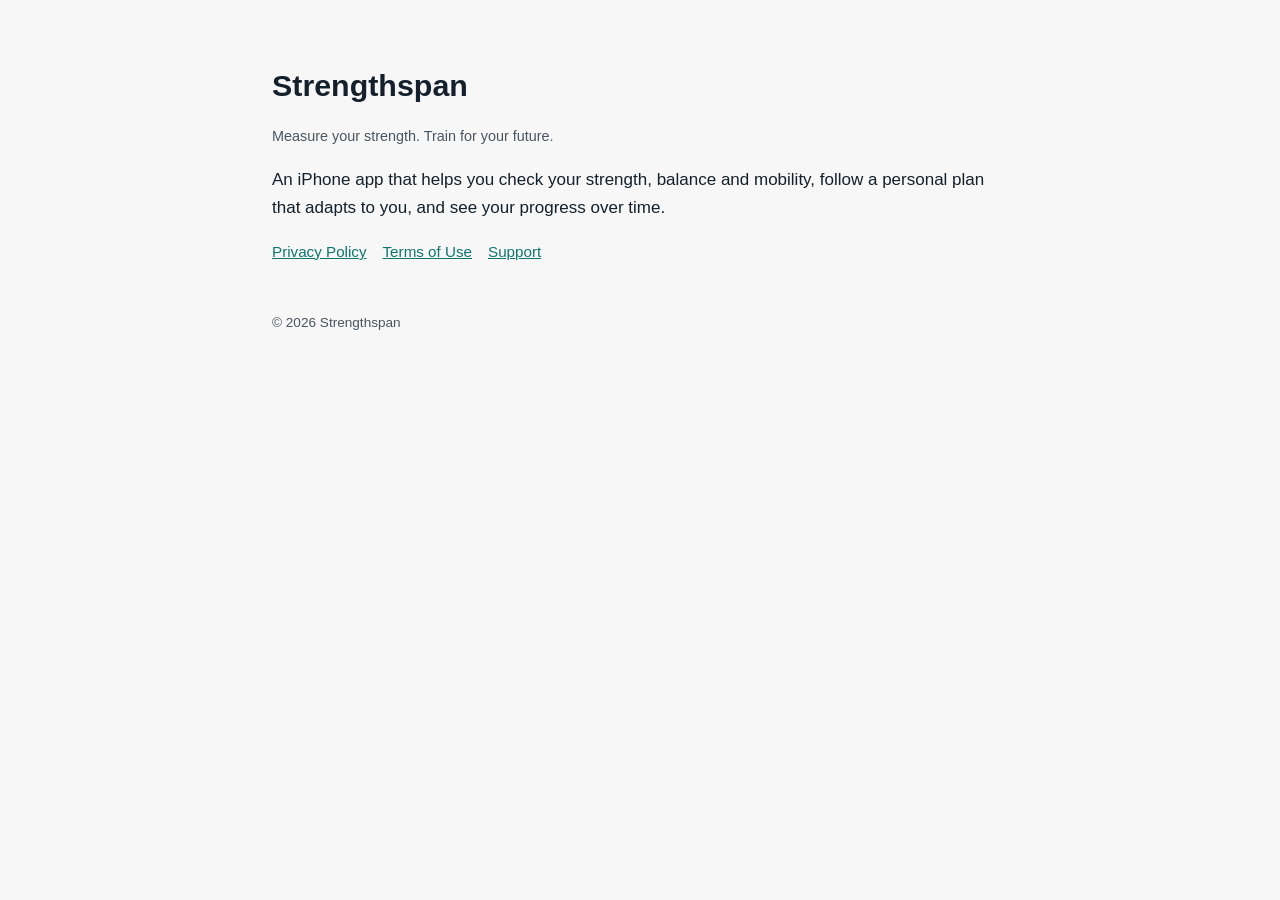
<file: docs/index.html>
<!doctype html>
<html lang="en">
<head>
<meta charset="utf-8">
<meta name="viewport" content="width=device-width, initial-scale=1">
<title>Strengthspan</title>
<link rel="stylesheet" href="legal.css">
</head>
<body>
<h1>Strengthspan</h1>
<p class="meta">Measure your strength. Train for your future.</p>
<p>An iPhone app that helps you check your strength, balance and mobility, follow a personal plan that adapts to you, and see your progress over time.</p>
<nav><a href="privacy.html">Privacy Policy</a><a href="terms.html">Terms of Use</a><a href="support.html">Support</a></nav>
<footer>© 2026 Strengthspan</footer>
</body>
</html>
</file>
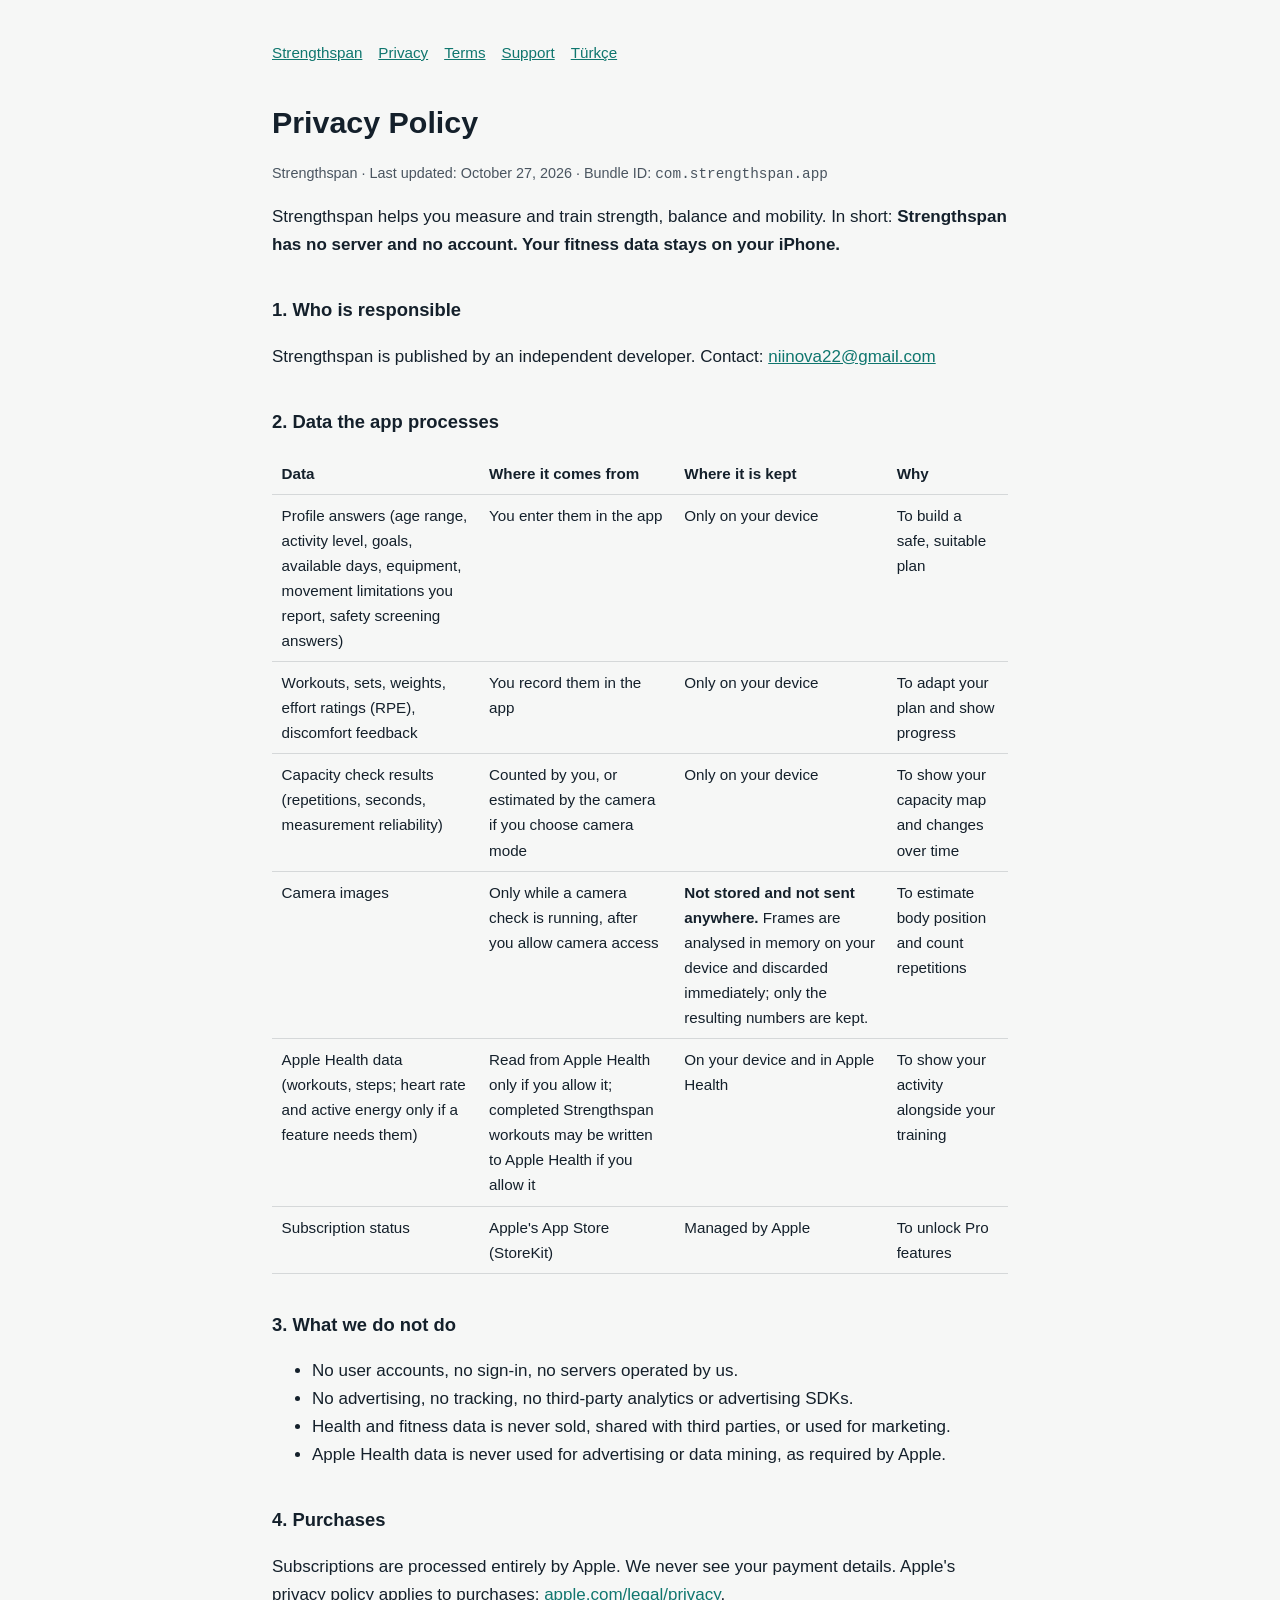
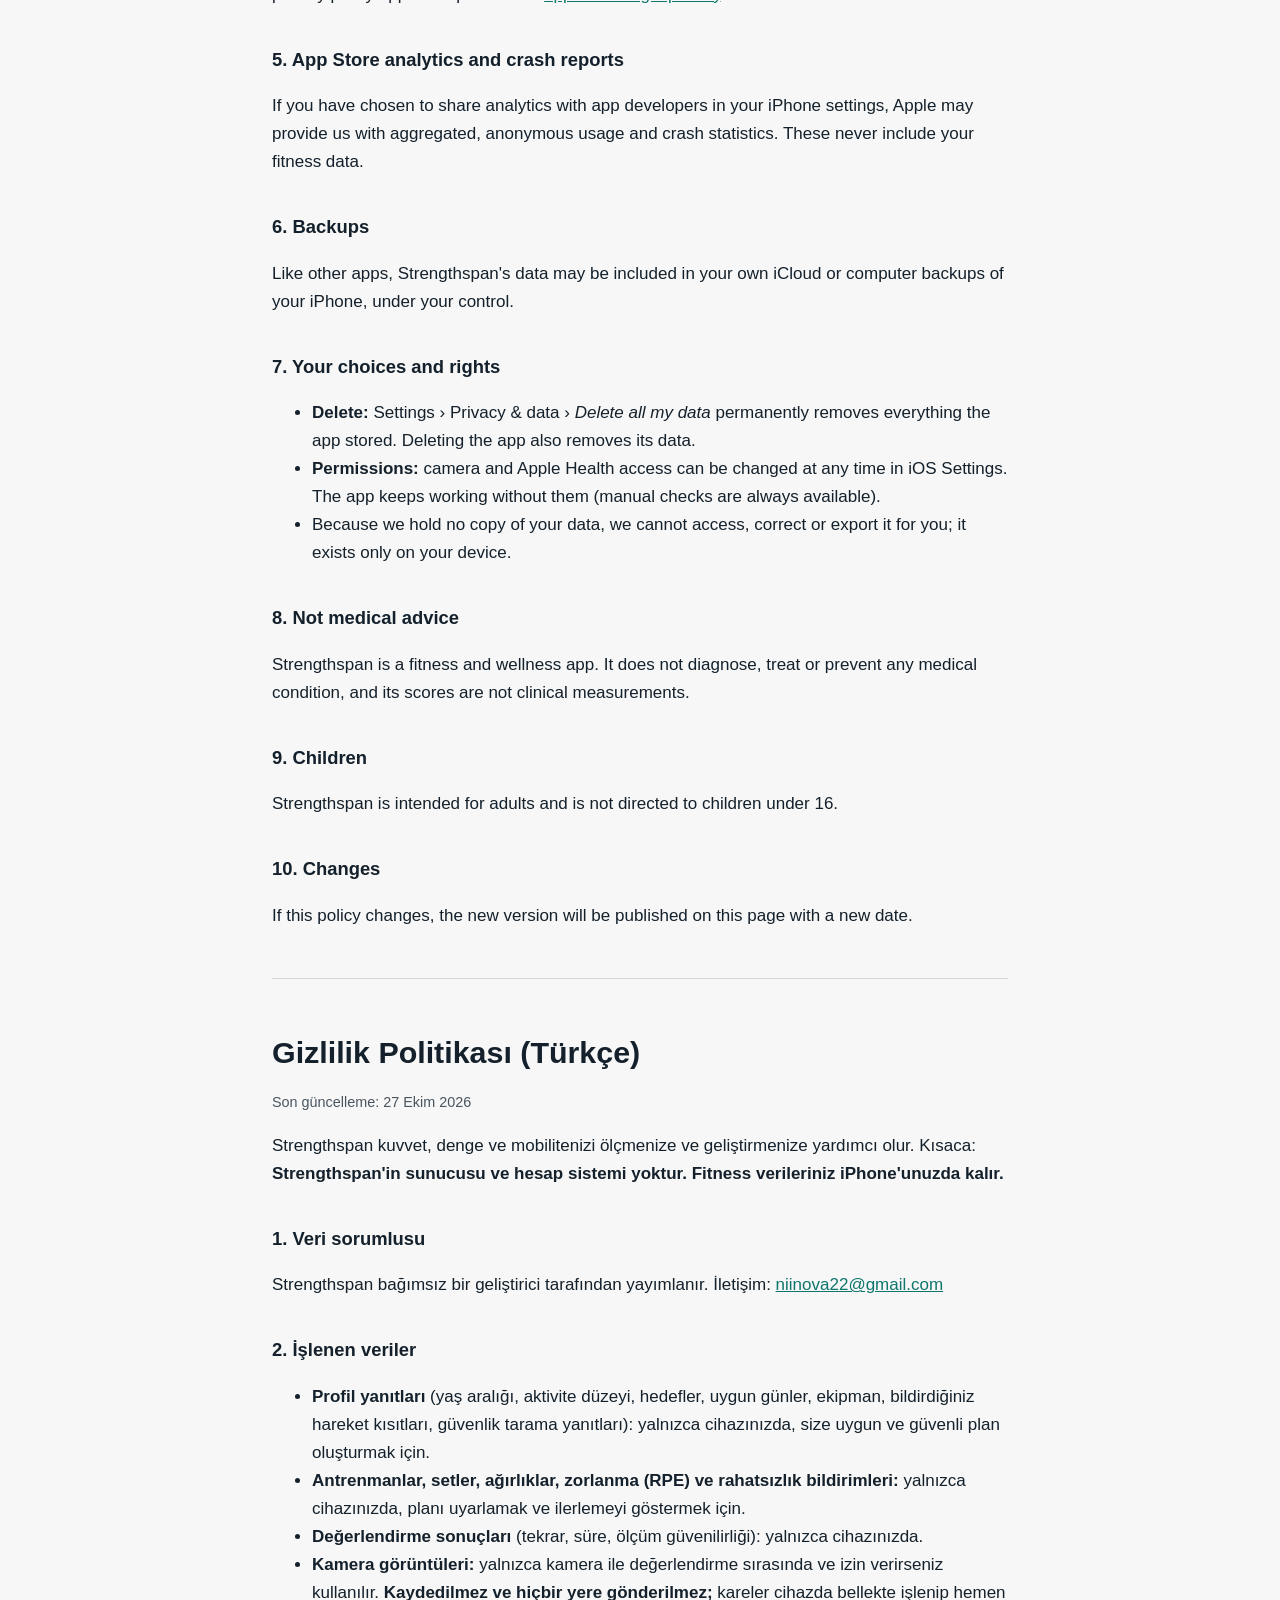
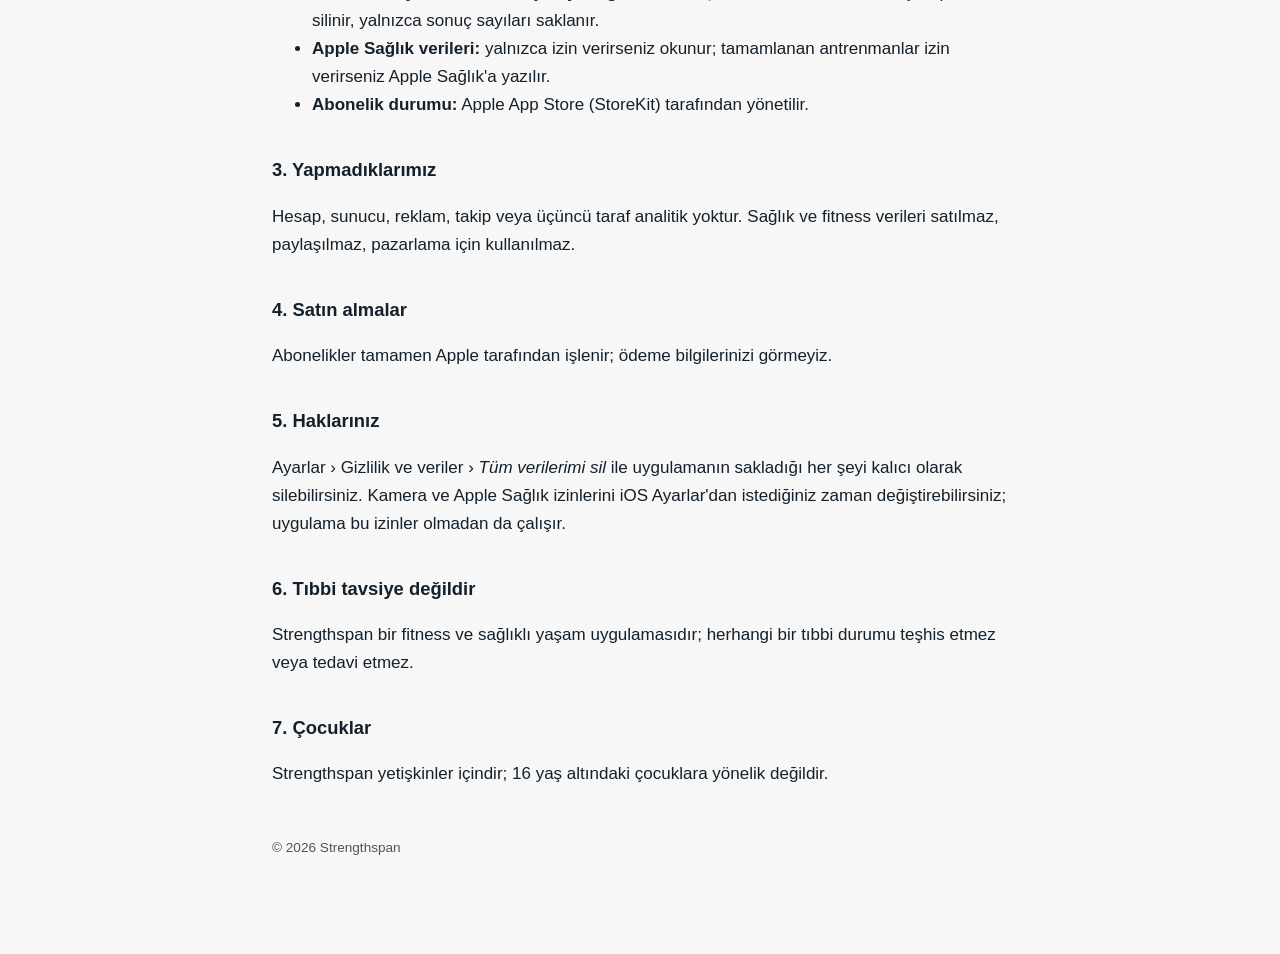
<file: docs/privacy.html>
<!doctype html>
<html lang="en">
<head>
<meta charset="utf-8">
<meta name="viewport" content="width=device-width, initial-scale=1">
<title>Strengthspan — Privacy Policy</title>
<link rel="stylesheet" href="legal.css">
</head>
<body>
<nav><a href="index.html">Strengthspan</a><a href="privacy.html">Privacy</a><a href="terms.html">Terms</a><a href="support.html">Support</a><a href="#tr">Türkçe</a></nav>

<h1>Privacy Policy</h1>
<p class="meta">Strengthspan · Last updated: October 27, 2026 · Bundle ID: <code>com.strengthspan.app</code></p>

<p>Strengthspan helps you measure and train strength, balance and mobility. In short:
<strong>Strengthspan has no server and no account. Your fitness data stays on your iPhone.</strong></p>

<h2>1. Who is responsible</h2>
<p>Strengthspan is published by an independent developer. Contact:
<a href="mailto:niinova22@gmail.com">niinova22@gmail.com</a></p>

<h2>2. Data the app processes</h2>
<table>
  <tr><th>Data</th><th>Where it comes from</th><th>Where it is kept</th><th>Why</th></tr>
  <tr><td>Profile answers (age range, activity level, goals, available days, equipment, movement limitations you report, safety screening answers)</td>
      <td>You enter them in the app</td><td>Only on your device</td><td>To build a safe, suitable plan</td></tr>
  <tr><td>Workouts, sets, weights, effort ratings (RPE), discomfort feedback</td>
      <td>You record them in the app</td><td>Only on your device</td><td>To adapt your plan and show progress</td></tr>
  <tr><td>Capacity check results (repetitions, seconds, measurement reliability)</td>
      <td>Counted by you, or estimated by the camera if you choose camera mode</td><td>Only on your device</td><td>To show your capacity map and changes over time</td></tr>
  <tr><td>Camera images</td>
      <td>Only while a camera check is running, after you allow camera access</td>
      <td><strong>Not stored and not sent anywhere.</strong> Frames are analysed in memory on your device and discarded immediately; only the resulting numbers are kept.</td>
      <td>To estimate body position and count repetitions</td></tr>
  <tr><td>Apple Health data (workouts, steps; heart rate and active energy only if a feature needs them)</td>
      <td>Read from Apple Health only if you allow it; completed Strengthspan workouts may be written to Apple Health if you allow it</td>
      <td>On your device and in Apple Health</td><td>To show your activity alongside your training</td></tr>
  <tr><td>Subscription status</td><td>Apple's App Store (StoreKit)</td><td>Managed by Apple</td><td>To unlock Pro features</td></tr>
</table>

<h2>3. What we do not do</h2>
<ul>
  <li>No user accounts, no sign-in, no servers operated by us.</li>
  <li>No advertising, no tracking, no third-party analytics or advertising SDKs.</li>
  <li>Health and fitness data is never sold, shared with third parties, or used for marketing.</li>
  <li>Apple Health data is never used for advertising or data mining, as required by Apple.</li>
</ul>

<h2>4. Purchases</h2>
<p>Subscriptions are processed entirely by Apple. We never see your payment details. Apple's privacy policy applies to purchases:
<a href="https://www.apple.com/legal/privacy/">apple.com/legal/privacy</a>.</p>

<h2>5. App Store analytics and crash reports</h2>
<p>If you have chosen to share analytics with app developers in your iPhone settings, Apple may provide us with aggregated, anonymous usage and crash statistics. These never include your fitness data.</p>

<h2>6. Backups</h2>
<p>Like other apps, Strengthspan's data may be included in your own iCloud or computer backups of your iPhone, under your control.</p>

<h2>7. Your choices and rights</h2>
<ul>
  <li><strong>Delete:</strong> Settings › Privacy &amp; data › <em>Delete all my data</em> permanently removes everything the app stored. Deleting the app also removes its data.</li>
  <li><strong>Permissions:</strong> camera and Apple Health access can be changed at any time in iOS Settings. The app keeps working without them (manual checks are always available).</li>
  <li>Because we hold no copy of your data, we cannot access, correct or export it for you; it exists only on your device.</li>
</ul>

<h2>8. Not medical advice</h2>
<p>Strengthspan is a fitness and wellness app. It does not diagnose, treat or prevent any medical condition, and its scores are not clinical measurements.</p>

<h2>9. Children</h2>
<p>Strengthspan is intended for adults and is not directed to children under 16.</p>

<h2>10. Changes</h2>
<p>If this policy changes, the new version will be published on this page with a new date.</p>

<hr id="tr">

<h1 lang="tr">Gizlilik Politikası (Türkçe)</h1>
<div lang="tr">
<p class="meta">Son güncelleme: 27 Ekim 2026</p>
<p>Strengthspan kuvvet, denge ve mobilitenizi ölçmenize ve geliştirmenize yardımcı olur. Kısaca:
<strong>Strengthspan'in sunucusu ve hesap sistemi yoktur. Fitness verileriniz iPhone'unuzda kalır.</strong></p>

<h2>1. Veri sorumlusu</h2>
<p>Strengthspan bağımsız bir geliştirici tarafından yayımlanır. İletişim: <a href="mailto:niinova22@gmail.com">niinova22@gmail.com</a></p>

<h2>2. İşlenen veriler</h2>
<ul>
  <li><strong>Profil yanıtları</strong> (yaş aralığı, aktivite düzeyi, hedefler, uygun günler, ekipman, bildirdiğiniz hareket kısıtları, güvenlik tarama yanıtları): yalnızca cihazınızda, size uygun ve güvenli plan oluşturmak için.</li>
  <li><strong>Antrenmanlar, setler, ağırlıklar, zorlanma (RPE) ve rahatsızlık bildirimleri:</strong> yalnızca cihazınızda, planı uyarlamak ve ilerlemeyi göstermek için.</li>
  <li><strong>Değerlendirme sonuçları</strong> (tekrar, süre, ölçüm güvenilirliği): yalnızca cihazınızda.</li>
  <li><strong>Kamera görüntüleri:</strong> yalnızca kamera ile değerlendirme sırasında ve izin verirseniz kullanılır. <strong>Kaydedilmez ve hiçbir yere gönderilmez;</strong> kareler cihazda bellekte işlenip hemen silinir, yalnızca sonuç sayıları saklanır.</li>
  <li><strong>Apple Sağlık verileri:</strong> yalnızca izin verirseniz okunur; tamamlanan antrenmanlar izin verirseniz Apple Sağlık'a yazılır.</li>
  <li><strong>Abonelik durumu:</strong> Apple App Store (StoreKit) tarafından yönetilir.</li>
</ul>

<h2>3. Yapmadıklarımız</h2>
<p>Hesap, sunucu, reklam, takip veya üçüncü taraf analitik yoktur. Sağlık ve fitness verileri satılmaz, paylaşılmaz, pazarlama için kullanılmaz.</p>

<h2>4. Satın almalar</h2>
<p>Abonelikler tamamen Apple tarafından işlenir; ödeme bilgilerinizi görmeyiz.</p>

<h2>5. Haklarınız</h2>
<p>Ayarlar › Gizlilik ve veriler › <em>Tüm verilerimi sil</em> ile uygulamanın sakladığı her şeyi kalıcı olarak silebilirsiniz. Kamera ve Apple Sağlık izinlerini iOS Ayarlar'dan istediğiniz zaman değiştirebilirsiniz; uygulama bu izinler olmadan da çalışır.</p>

<h2>6. Tıbbi tavsiye değildir</h2>
<p>Strengthspan bir fitness ve sağlıklı yaşam uygulamasıdır; herhangi bir tıbbi durumu teşhis etmez veya tedavi etmez.</p>

<h2>7. Çocuklar</h2>
<p>Strengthspan yetişkinler içindir; 16 yaş altındaki çocuklara yönelik değildir.</p>
</div>

<footer>© 2026 Strengthspan</footer>
</body>
</html>
</file>
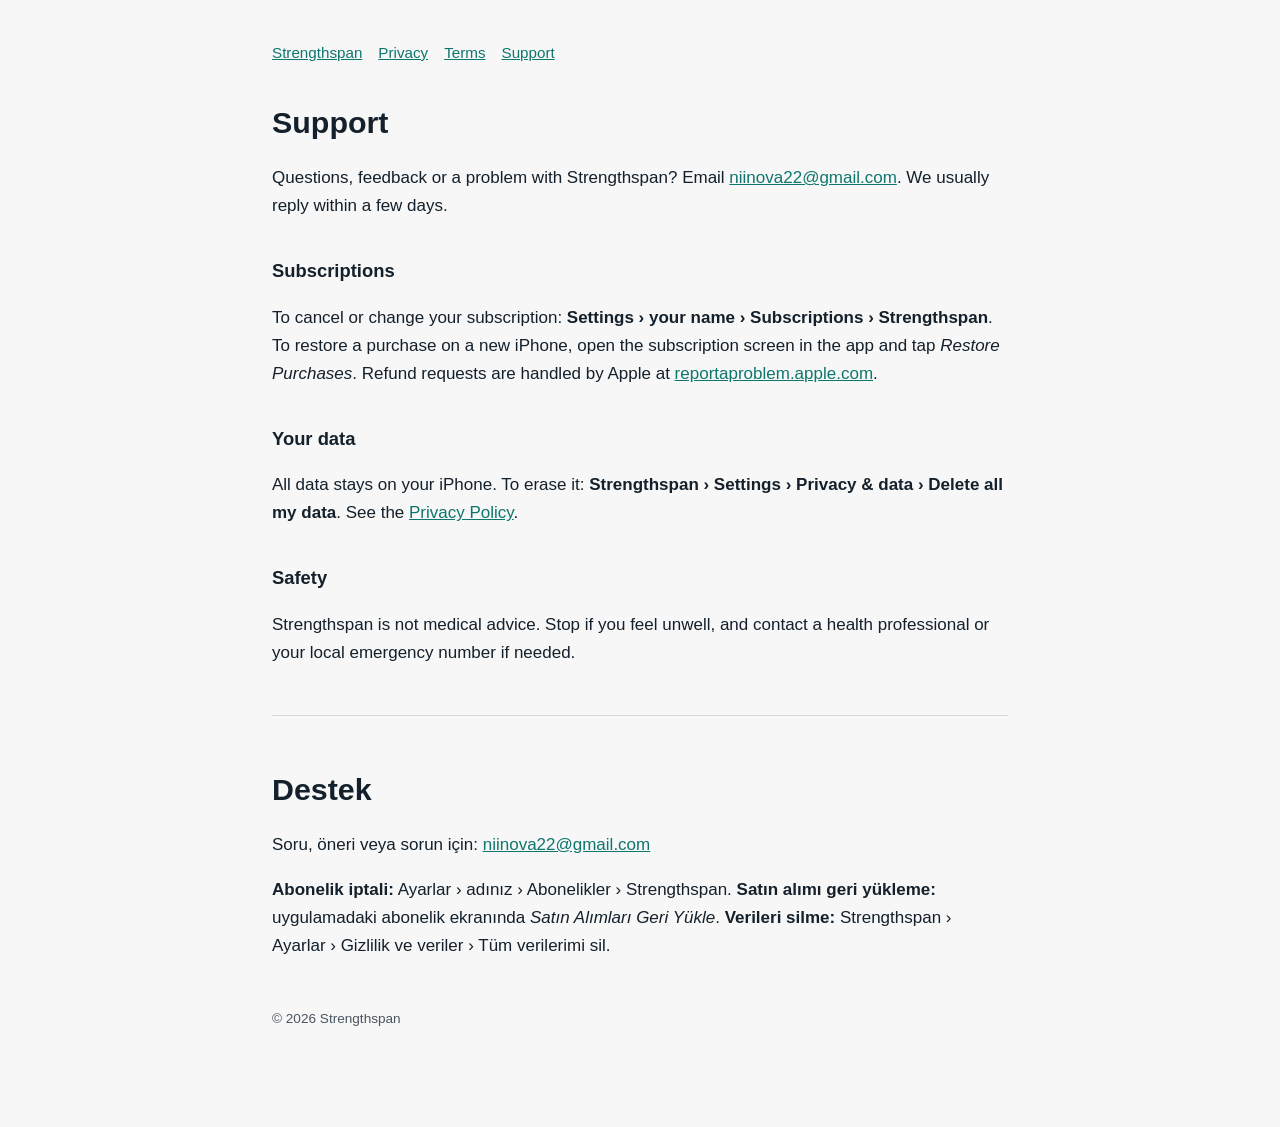
<file: docs/support.html>
<!doctype html>
<html lang="en">
<head>
<meta charset="utf-8">
<meta name="viewport" content="width=device-width, initial-scale=1">
<title>Strengthspan — Support</title>
<link rel="stylesheet" href="legal.css">
</head>
<body>
<nav><a href="index.html">Strengthspan</a><a href="privacy.html">Privacy</a><a href="terms.html">Terms</a><a href="support.html">Support</a></nav>

<h1>Support</h1>
<p>Questions, feedback or a problem with Strengthspan? Email
<a href="mailto:niinova22@gmail.com?subject=Strengthspan%20support">niinova22@gmail.com</a>. We usually reply within a few days.</p>

<h2>Subscriptions</h2>
<p>To cancel or change your subscription: <strong>Settings › your name › Subscriptions › Strengthspan</strong>. To restore a purchase on a new iPhone, open the subscription screen in the app and tap <em>Restore Purchases</em>. Refund requests are handled by Apple at <a href="https://reportaproblem.apple.com">reportaproblem.apple.com</a>.</p>

<h2>Your data</h2>
<p>All data stays on your iPhone. To erase it: <strong>Strengthspan › Settings › Privacy &amp; data › Delete all my data</strong>. See the <a href="privacy.html">Privacy Policy</a>.</p>

<h2>Safety</h2>
<p>Strengthspan is not medical advice. Stop if you feel unwell, and contact a health professional or your local emergency number if needed.</p>

<hr>

<div lang="tr">
<h1>Destek</h1>
<p>Soru, öneri veya sorun için: <a href="mailto:niinova22@gmail.com?subject=Strengthspan%20destek">niinova22@gmail.com</a></p>
<p><strong>Abonelik iptali:</strong> Ayarlar › adınız › Abonelikler › Strengthspan. <strong>Satın alımı geri yükleme:</strong> uygulamadaki abonelik ekranında <em>Satın Alımları Geri Yükle</em>. <strong>Verileri silme:</strong> Strengthspan › Ayarlar › Gizlilik ve veriler › Tüm verilerimi sil.</p>
</div>

<footer>© 2026 Strengthspan</footer>
</body>
</html>
</file>
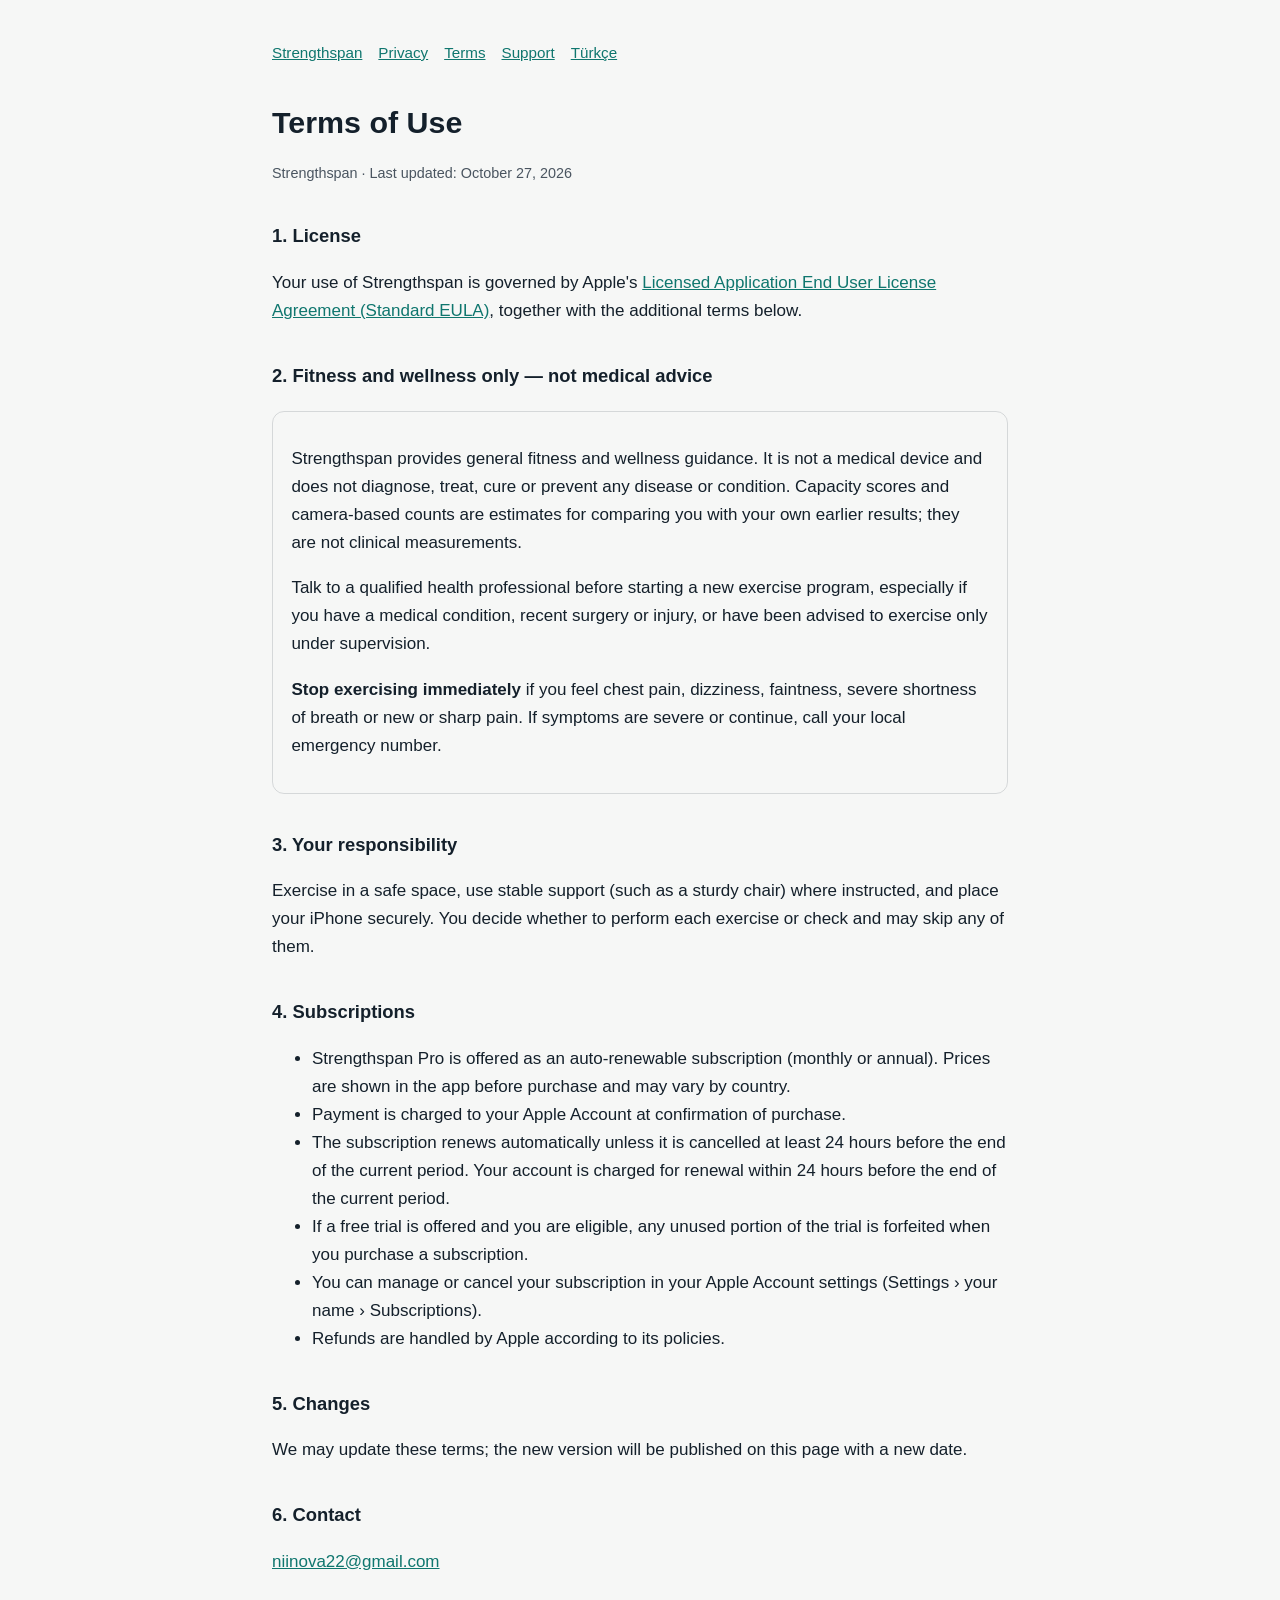
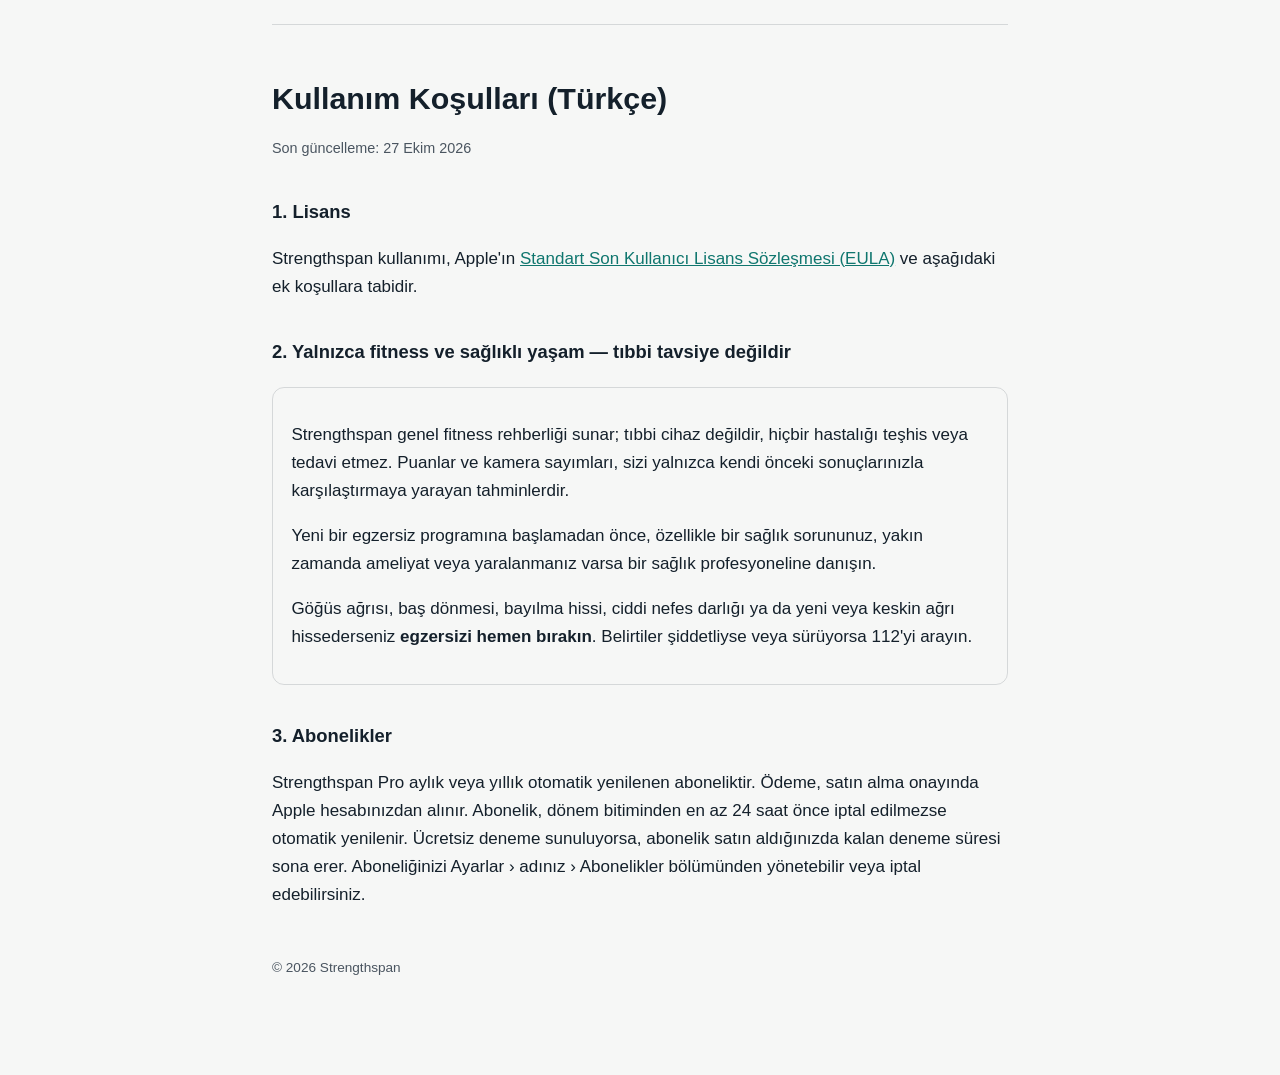
<file: docs/terms.html>
<!doctype html>
<html lang="en">
<head>
<meta charset="utf-8">
<meta name="viewport" content="width=device-width, initial-scale=1">
<title>Strengthspan — Terms of Use</title>
<link rel="stylesheet" href="legal.css">
</head>
<body>
<nav><a href="index.html">Strengthspan</a><a href="privacy.html">Privacy</a><a href="terms.html">Terms</a><a href="support.html">Support</a><a href="#tr">Türkçe</a></nav>

<h1>Terms of Use</h1>
<p class="meta">Strengthspan · Last updated: October 27, 2026</p>

<h2>1. License</h2>
<p>Your use of Strengthspan is governed by Apple's
<a href="https://www.apple.com/legal/internet-services/itunes/dev/stdeula/">Licensed Application End User License Agreement (Standard EULA)</a>,
together with the additional terms below.</p>

<h2>2. Fitness and wellness only — not medical advice</h2>
<div class="box">
<p>Strengthspan provides general fitness and wellness guidance. It is not a medical device and does not diagnose, treat, cure or prevent any disease or condition. Capacity scores and camera-based counts are estimates for comparing you with your own earlier results; they are not clinical measurements.</p>
<p>Talk to a qualified health professional before starting a new exercise program, especially if you have a medical condition, recent surgery or injury, or have been advised to exercise only under supervision.</p>
<p><strong>Stop exercising immediately</strong> if you feel chest pain, dizziness, faintness, severe shortness of breath or new or sharp pain. If symptoms are severe or continue, call your local emergency number.</p>
</div>

<h2>3. Your responsibility</h2>
<p>Exercise in a safe space, use stable support (such as a sturdy chair) where instructed, and place your iPhone securely. You decide whether to perform each exercise or check and may skip any of them.</p>

<h2>4. Subscriptions</h2>
<ul>
  <li>Strengthspan Pro is offered as an auto-renewable subscription (monthly or annual). Prices are shown in the app before purchase and may vary by country.</li>
  <li>Payment is charged to your Apple Account at confirmation of purchase.</li>
  <li>The subscription renews automatically unless it is cancelled at least 24 hours before the end of the current period. Your account is charged for renewal within 24 hours before the end of the current period.</li>
  <li>If a free trial is offered and you are eligible, any unused portion of the trial is forfeited when you purchase a subscription.</li>
  <li>You can manage or cancel your subscription in your Apple Account settings (Settings › your name › Subscriptions).</li>
  <li>Refunds are handled by Apple according to its policies.</li>
</ul>

<h2>5. Changes</h2>
<p>We may update these terms; the new version will be published on this page with a new date.</p>

<h2>6. Contact</h2>
<p><a href="mailto:niinova22@gmail.com">niinova22@gmail.com</a></p>

<hr id="tr">

<div lang="tr">
<h1>Kullanım Koşulları (Türkçe)</h1>
<p class="meta">Son güncelleme: 27 Ekim 2026</p>
<h2>1. Lisans</h2>
<p>Strengthspan kullanımı, Apple'ın <a href="https://www.apple.com/legal/internet-services/itunes/dev/stdeula/">Standart Son Kullanıcı Lisans Sözleşmesi (EULA)</a> ve aşağıdaki ek koşullara tabidir.</p>
<h2>2. Yalnızca fitness ve sağlıklı yaşam — tıbbi tavsiye değildir</h2>
<div class="box">
<p>Strengthspan genel fitness rehberliği sunar; tıbbi cihaz değildir, hiçbir hastalığı teşhis veya tedavi etmez. Puanlar ve kamera sayımları, sizi yalnızca kendi önceki sonuçlarınızla karşılaştırmaya yarayan tahminlerdir.</p>
<p>Yeni bir egzersiz programına başlamadan önce, özellikle bir sağlık sorununuz, yakın zamanda ameliyat veya yaralanmanız varsa bir sağlık profesyoneline danışın.</p>
<p>Göğüs ağrısı, baş dönmesi, bayılma hissi, ciddi nefes darlığı ya da yeni veya keskin ağrı hissederseniz <strong>egzersizi hemen bırakın</strong>. Belirtiler şiddetliyse veya sürüyorsa 112'yi arayın.</p>
</div>
<h2>3. Abonelikler</h2>
<p>Strengthspan Pro aylık veya yıllık otomatik yenilenen aboneliktir. Ödeme, satın alma onayında Apple hesabınızdan alınır. Abonelik, dönem bitiminden en az 24 saat önce iptal edilmezse otomatik yenilenir. Ücretsiz deneme sunuluyorsa, abonelik satın aldığınızda kalan deneme süresi sona erer. Aboneliğinizi Ayarlar › adınız › Abonelikler bölümünden yönetebilir veya iptal edebilirsiniz.</p>
</div>

<footer>© 2026 Strengthspan</footer>
</body>
</html>
</file>
<file: docs/legal.css>
:root {
  color-scheme: light dark;
  --bg: #F6F7F6;
  --text: #14202B;
  --muted: #4A5560;
  --accent: #0F766E;
  --line: rgba(20, 32, 43, .14);
}
@media (prefers-color-scheme: dark) {
  :root { --bg: #0D1114; --text: #F1F4F6; --muted: #A7B1BA; --accent: #2DD4BF; --line: rgba(241, 244, 246, .16); }
}
body {
  max-width: 46rem; margin: 0 auto; padding: 2.5rem 1.25rem 6rem;
  font: 17px/1.65 -apple-system, BlinkMacSystemFont, "Segoe UI", Roboto, sans-serif;
  background: var(--bg); color: var(--text);
}
h1 { font-size: 1.9rem; margin-bottom: .25rem; }
h2 { font-size: 1.15rem; margin-top: 2.25rem; }
.meta { color: var(--muted); font-size: .9rem; }
nav { display: flex; gap: 1rem; flex-wrap: wrap; margin-bottom: 2rem; font-size: .95rem; }
a { color: var(--accent); }
table { border-collapse: collapse; width: 100%; margin-top: .75rem; font-size: .95rem; }
th, td { text-align: left; padding: .5rem .6rem; border-bottom: 1px solid var(--line); vertical-align: top; }
.box { border: 1px solid var(--line); border-radius: 12px; padding: 1rem 1.15rem; margin-top: 1.25rem; }
hr { border: 0; border-top: 1px solid var(--line); margin: 3rem 0; }
footer { margin-top: 3rem; font-size: .85rem; color: var(--muted); }
</file>
